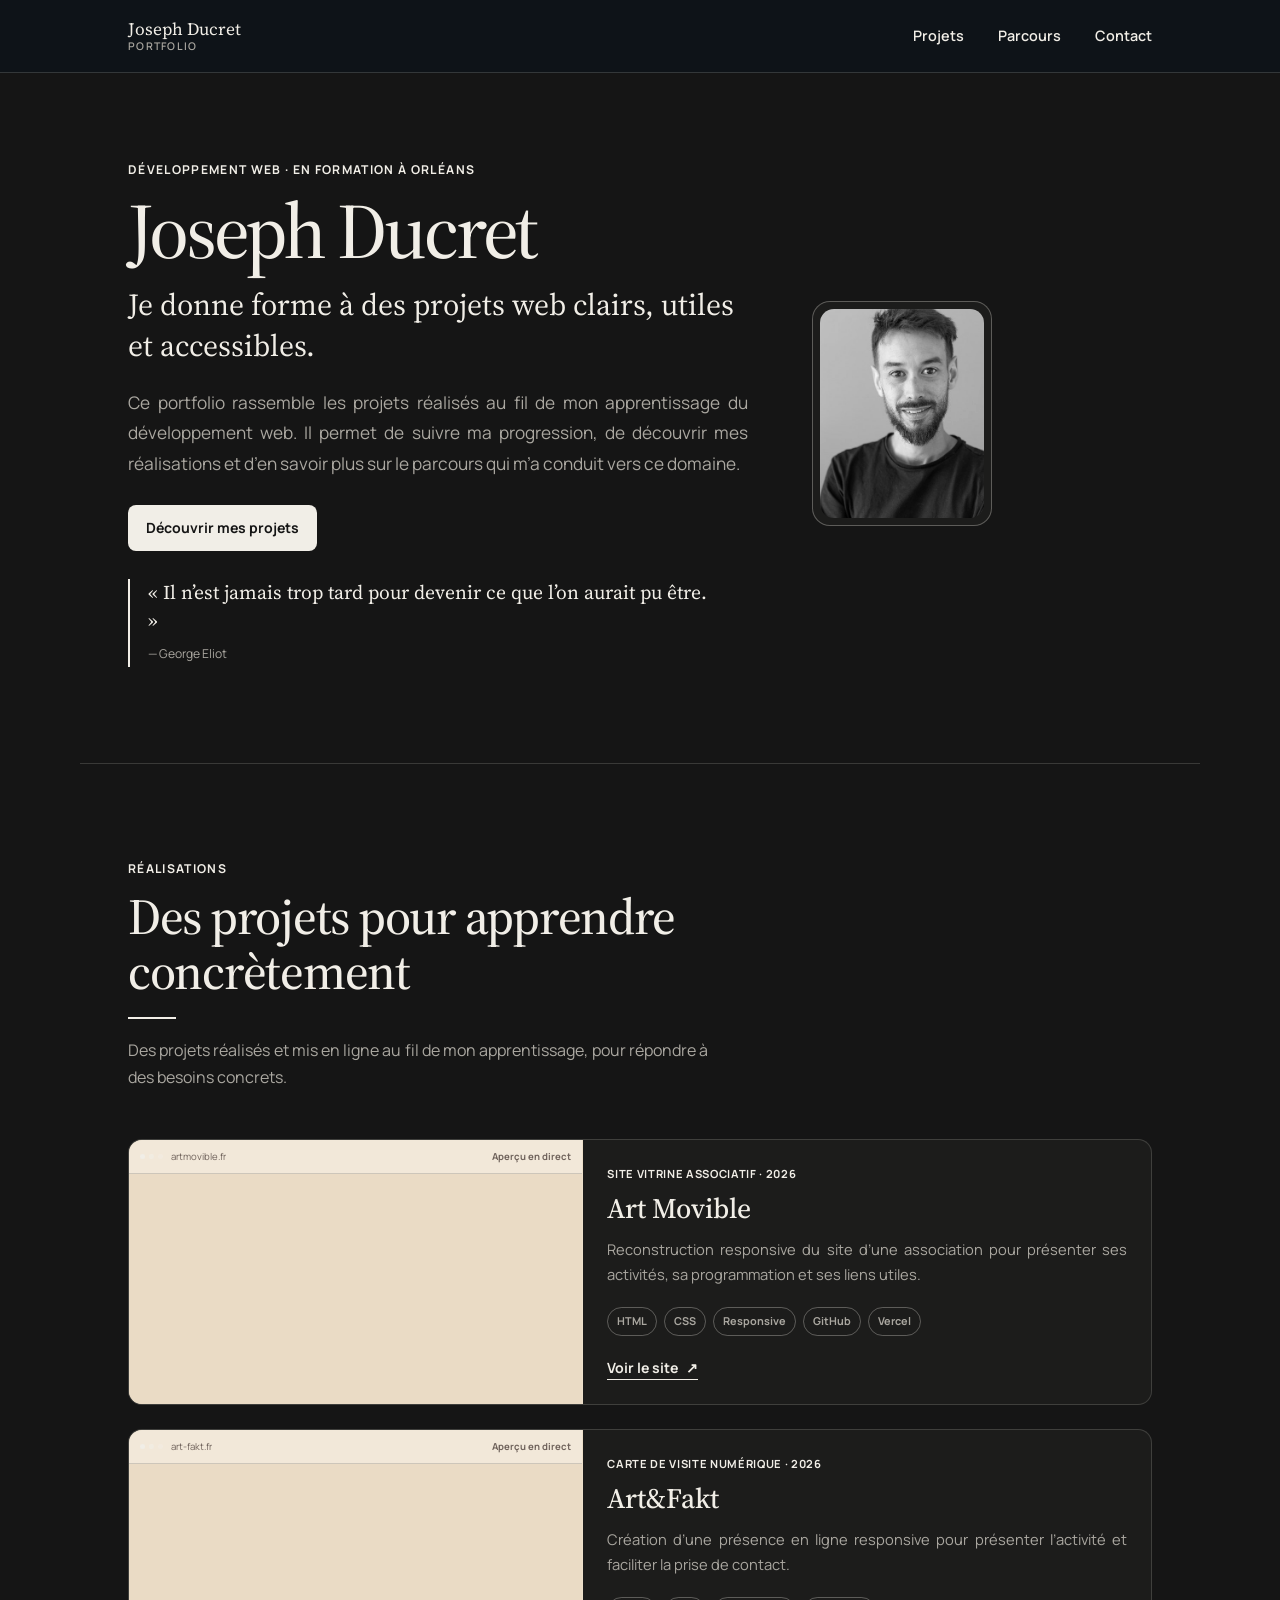
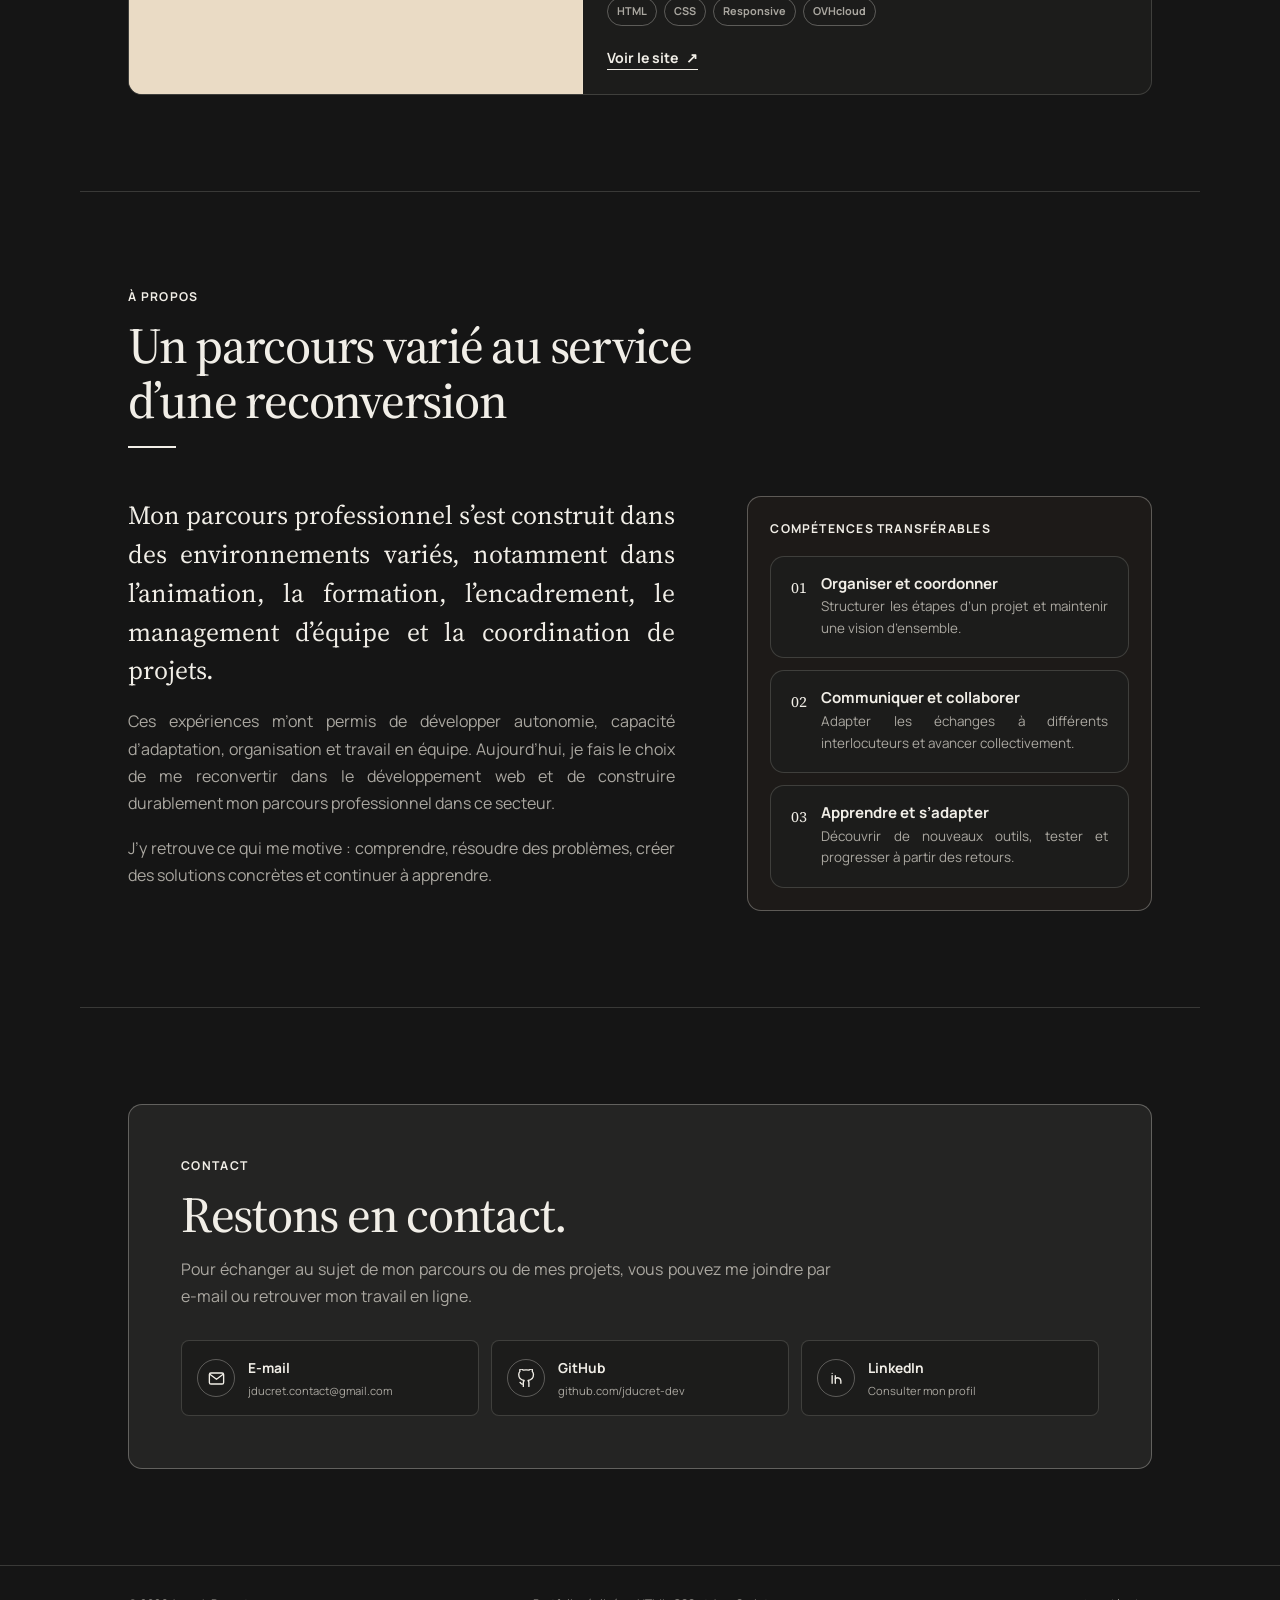
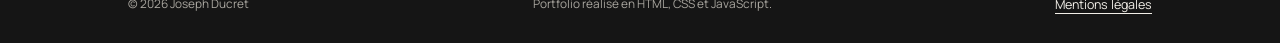
<file: index.html>
<!DOCTYPE html>
<html lang="fr">

<head>
    <meta charset="UTF-8">
    <meta name="viewport" content="width=device-width, initial-scale=1.0">
    <meta name="description"
          content="Portfolio de Joseph Ducret, développeur web en formation à Orléans : projets, parcours et contact.">
    <meta name="theme-color" content="#0f1419">
    <meta property="og:title" content="Joseph Ducret | Portfolio développement web">
    <meta property="og:description"
          content="Découvrez mes projets web, ma progression et le parcours qui accompagne ma reconversion.">
    <meta property="og:type" content="website">
    <meta property="og:url" content="https://portfolio-joseph-ducret.vercel.app/">
    <title>Joseph Ducret | Portfolio développement web</title>
    <link rel="stylesheet" href="style.css">
    <script src="script.js" defer></script>
</head>

<body id="top">
<a class="skip-link" href="#contenu">Aller au contenu</a>

<header class="site-header">
    <div class="nav-shell">
        <a class="brand" href="#top" aria-label="Retour en haut de la page">
            <span class="brand-name">Joseph Ducret</span>
            <span class="brand-label">Portfolio</span>
        </a>

        <button class="menu-button" type="button" aria-expanded="false" aria-controls="navigation-principale">
            <span class="menu-button-label">Menu</span>
            <span class="menu-button-icon" aria-hidden="true"></span>
        </button>

        <nav class="site-nav" id="navigation-principale" aria-label="Navigation principale">
            <ul class="nav-list">
                <li><a href="#projets">Projets</a></li>
                <li><a href="#parcours">Parcours</a></li>
                <li><a href="#contact">Contact</a></li>
            </ul>
        </nav>
    </div>
</header>

<main id="contenu">
    <section class="hero" aria-labelledby="titre-principal">
        <div class="hero-grid">
            <div class="hero-content">
                <p class="eyebrow">Développement web · En formation à Orléans</p>
                <h1 id="titre-principal">Joseph Ducret</h1>

                <p class="hero-tagline">
                    Je donne forme à des projets web clairs, utiles et accessibles.
                </p>

                <p class="hero-intro">
                    Ce portfolio rassemble les projets réalisés au fil de mon apprentissage du développement web.
                    Il permet de suivre ma progression, de découvrir mes réalisations et d’en savoir plus sur le
                    parcours qui m’a conduit vers ce domaine.
                </p>

                <a class="button button-primary" href="#projets">Découvrir mes projets</a>

                <!-- Pour masquer la citation plus tard, ajouter la classe "is-hidden" au blockquote. -->
                <blockquote class="hero-quote">
                    <p>« Il n’est jamais trop tard pour devenir ce que l’on aurait pu être. »</p>
                    <cite>— George Eliot</cite>
                </blockquote>
            </div>

            <figure class="portrait-frame">
                <img class="portrait" src="assets/images/photo-joseph-ducret.png"
                     alt="Portrait de Joseph Ducret" width="440" height="550">
            </figure>
        </div>
    </section>

    <section class="section projects-section" id="projets" aria-labelledby="titre-projets">
        <header class="section-heading section-heading-wide">
            <p class="eyebrow">Réalisations</p>
            <h2 id="titre-projets">Des projets pour apprendre concrètement</h2>
            <p>
                Des projets réalisés et mis en ligne au fil de mon apprentissage,
                pour répondre à des besoins concrets.
            </p>
        </header>

        <div class="project-list">
            <article class="project-card">
                <div class="project-browser">
                    <div class="browser-bar" aria-hidden="true">
                        <span class="browser-dots"></span>
                        <span class="browser-address">artmovible.fr</span>
                        <span class="browser-live">Aperçu en direct</span>
                    </div>
                    <div class="project-preview">
                        <iframe src="https://www.artmovible.fr/" title="Aperçu du site Art Movible"
                                loading="lazy" tabindex="-1" aria-hidden="true"></iframe>
                        <a class="preview-overlay" href="https://www.artmovible.fr/" target="_blank"
                           rel="noopener noreferrer"
                           aria-label="Ouvrir le site Art Movible dans un nouvel onglet"></a>
                    </div>
                </div>

                <div class="project-content">
                    <p class="project-meta">Site vitrine associatif · 2026</p>
                    <h3>Art Movible</h3>
                    <p>
                        Reconstruction responsive du site d’une association pour présenter ses activités,
                        sa programmation et ses liens utiles.
                    </p>
                    <ul class="tag-list" aria-label="Technologies utilisées pour Art Movible">
                        <li>HTML</li>
                        <li>CSS</li>
                        <li>Responsive</li>
                        <li>GitHub</li>
                        <li>Vercel</li>
                    </ul>
                    <a class="text-link" href="https://www.artmovible.fr/" target="_blank"
                       rel="noopener noreferrer">Voir le site <span aria-hidden="true">↗</span></a>
                </div>
            </article>

            <article class="project-card">
                <div class="project-browser">
                    <div class="browser-bar" aria-hidden="true">
                        <span class="browser-dots"></span>
                        <span class="browser-address">art-fakt.fr</span>
                        <span class="browser-live">Aperçu en direct</span>
                    </div>
                    <div class="project-preview">
                        <iframe src="https://art-fakt.fr/" title="Aperçu du site Art&amp;Fakt"
                                loading="lazy" tabindex="-1" aria-hidden="true"></iframe>
                        <a class="preview-overlay" href="https://art-fakt.fr/" target="_blank"
                           rel="noopener noreferrer"
                           aria-label="Ouvrir le site Art&amp;Fakt dans un nouvel onglet"></a>
                    </div>
                </div>

                <div class="project-content">
                    <p class="project-meta">Carte de visite numérique · 2026</p>
                    <h3>Art&amp;Fakt</h3>
                    <p>
                        Création d’une présence en ligne responsive pour présenter l’activité et faciliter
                        la prise de contact.
                    </p>
                    <ul class="tag-list" aria-label="Technologies utilisées pour Art&amp;Fakt">
                        <li>HTML</li>
                        <li>CSS</li>
                        <li>Responsive</li>
                        <li>OVHcloud</li>
                    </ul>
                    <a class="text-link" href="https://art-fakt.fr/" target="_blank"
                       rel="noopener noreferrer">Voir le site <span aria-hidden="true">↗</span></a>
                </div>
            </article>
        </div>
    </section>

    <section class="section" id="parcours" aria-labelledby="titre-parcours">
        <header class="section-heading section-heading-wide">
            <p class="eyebrow">À propos</p>
            <h2 id="titre-parcours">Un parcours varié au service d’une reconversion</h2>
        </header>

        <div class="path-grid">
            <div class="about-content">
                <p class="about-lead">
                    Mon parcours professionnel s’est construit dans des environnements variés, notamment dans
                    l’animation, la formation, l’encadrement, le management d’équipe et la coordination de projets.
                </p>
                <p>
                    Ces expériences m’ont permis de développer autonomie, capacité d’adaptation, organisation et
                    travail en équipe. Aujourd’hui, je fais le choix de me reconvertir dans le développement web et
                    de construire durablement mon parcours professionnel dans ce secteur.
                </p>
                <p>
                    J’y retrouve ce qui me motive&nbsp;: comprendre, résoudre des problèmes, créer des solutions
                    concrètes et continuer à apprendre.
                </p>
            </div>
    <div class="transferable-skills">
        <p class="transferable-title">Compétences transférables</p>
            <ul class="transferable-list" aria-label="Compétences transversales">
                <li>
                    <span class="transferable-number" aria-hidden="true">01</span>
                    <div>
                        <h3>Organiser et coordonner</h3>
                        <p>Structurer les étapes d’un projet et maintenir une vision d’ensemble.</p>
                    </div>
                </li>
                <li>
                    <span class="transferable-number" aria-hidden="true">02</span>
                    <div>
                        <h3>Communiquer et collaborer</h3>
                        <p>Adapter les échanges à différents interlocuteurs et avancer collectivement.</p>
                    </div>
                </li>
                <li>
                    <span class="transferable-number" aria-hidden="true">03</span>
                    <div>
                        <h3>Apprendre et s’adapter</h3>
                        <p>Découvrir de nouveaux outils, tester et progresser à partir des retours.</p>
                    </div>
                </li>
            </ul>
        </div>
        </div>
    </section>

    <section class="section contact-section" id="contact" aria-labelledby="titre-contact">
        <div class="contact-panel">
            <div class="contact-copy">
                <p class="eyebrow">Contact</p>
                <h2 id="titre-contact">Restons en contact.</h2>
                <p>
                    Pour échanger au sujet de mon parcours ou de mes projets, vous pouvez me joindre par e-mail
                    ou retrouver mon travail en ligne.
                </p>
            </div>

            <div class="contact-links">
                <a class="contact-link" href="mailto:jducret.contact@gmail.com">
                        <span class="contact-icon" aria-hidden="true">
                            <svg viewBox="0 0 24 24" focusable="false">
                                <rect x="3" y="5" width="18" height="14" rx="2"></rect>
                                <path d="m4 7 8 6 8-6"></path>
                            </svg>
                        </span>
                    <span>
                            <strong>E-mail</strong>
                            <small>jducret.contact@gmail.com</small>
                        </span>
                </a>

                <a class="contact-link" href="https://github.com/jducret-dev" target="_blank"
                   rel="noopener noreferrer">
                        <span class="contact-icon" aria-hidden="true">
                            <svg viewBox="0 0 24 24" focusable="false">
                                <path d="M15 22v-4a4.8 4.8 0 0 0-1-3.5c3.3-.4 6.8-1.6 6.8-7.4A5.8 5.8 0 0 0 19.3 3 5.4 5.4 0 0 0 19.1 0S17.9-.4 15 1.5a13.4 13.4 0 0 0-7 0C5.1-.4 3.9 0 3.9 0A5.4 5.4 0 0 0 3.7 3a5.8 5.8 0 0 0-1.5 4.1c0 5.8 3.5 7 6.8 7.4A4.8 4.8 0 0 0 8 18v4"></path>
                                <path d="M8 19c-3 .9-3-1.5-4.2-2"></path>
                            </svg>
                        </span>
                    <span>
                            <strong>GitHub</strong>
                            <small>github.com/jducret-dev</small>
                        </span>
                </a>

                <a class="contact-link"
                   href="https://www.linkedin.com/in/joseph-ducret-0b2b6988/"
                   target="_blank"
                   rel="noopener noreferrer"
                   aria-label="Consulter mon profil LinkedIn">

    <span class="contact-icon" aria-hidden="true">
        <svg viewBox="0 0 24 24">
            <path d="M6.5 8.5V18"></path>
            <path d="M6.5 5.5v.01"></path>
            <path d="M10.5 18v-9.5"></path>
            <path d="M10.5 12.5a4 4 0 0 1 7 2.5v3"></path>
        </svg>
    </span>

                    <span>
        <strong>LinkedIn</strong>
        <small>Consulter mon profil</small>
    </span>
                </a>
            </div>
        </div>
    </section>
</main>

<footer class="site-footer">
    <div class="footer-inner">
        <p>&copy; 2026 Joseph Ducret</p>
        <p>Portfolio réalisé en HTML, CSS et JavaScript.</p>
        <a href="mentions-legales.html">Mentions légales</a>
    </div>
</footer>
</body>

</html>
</file>
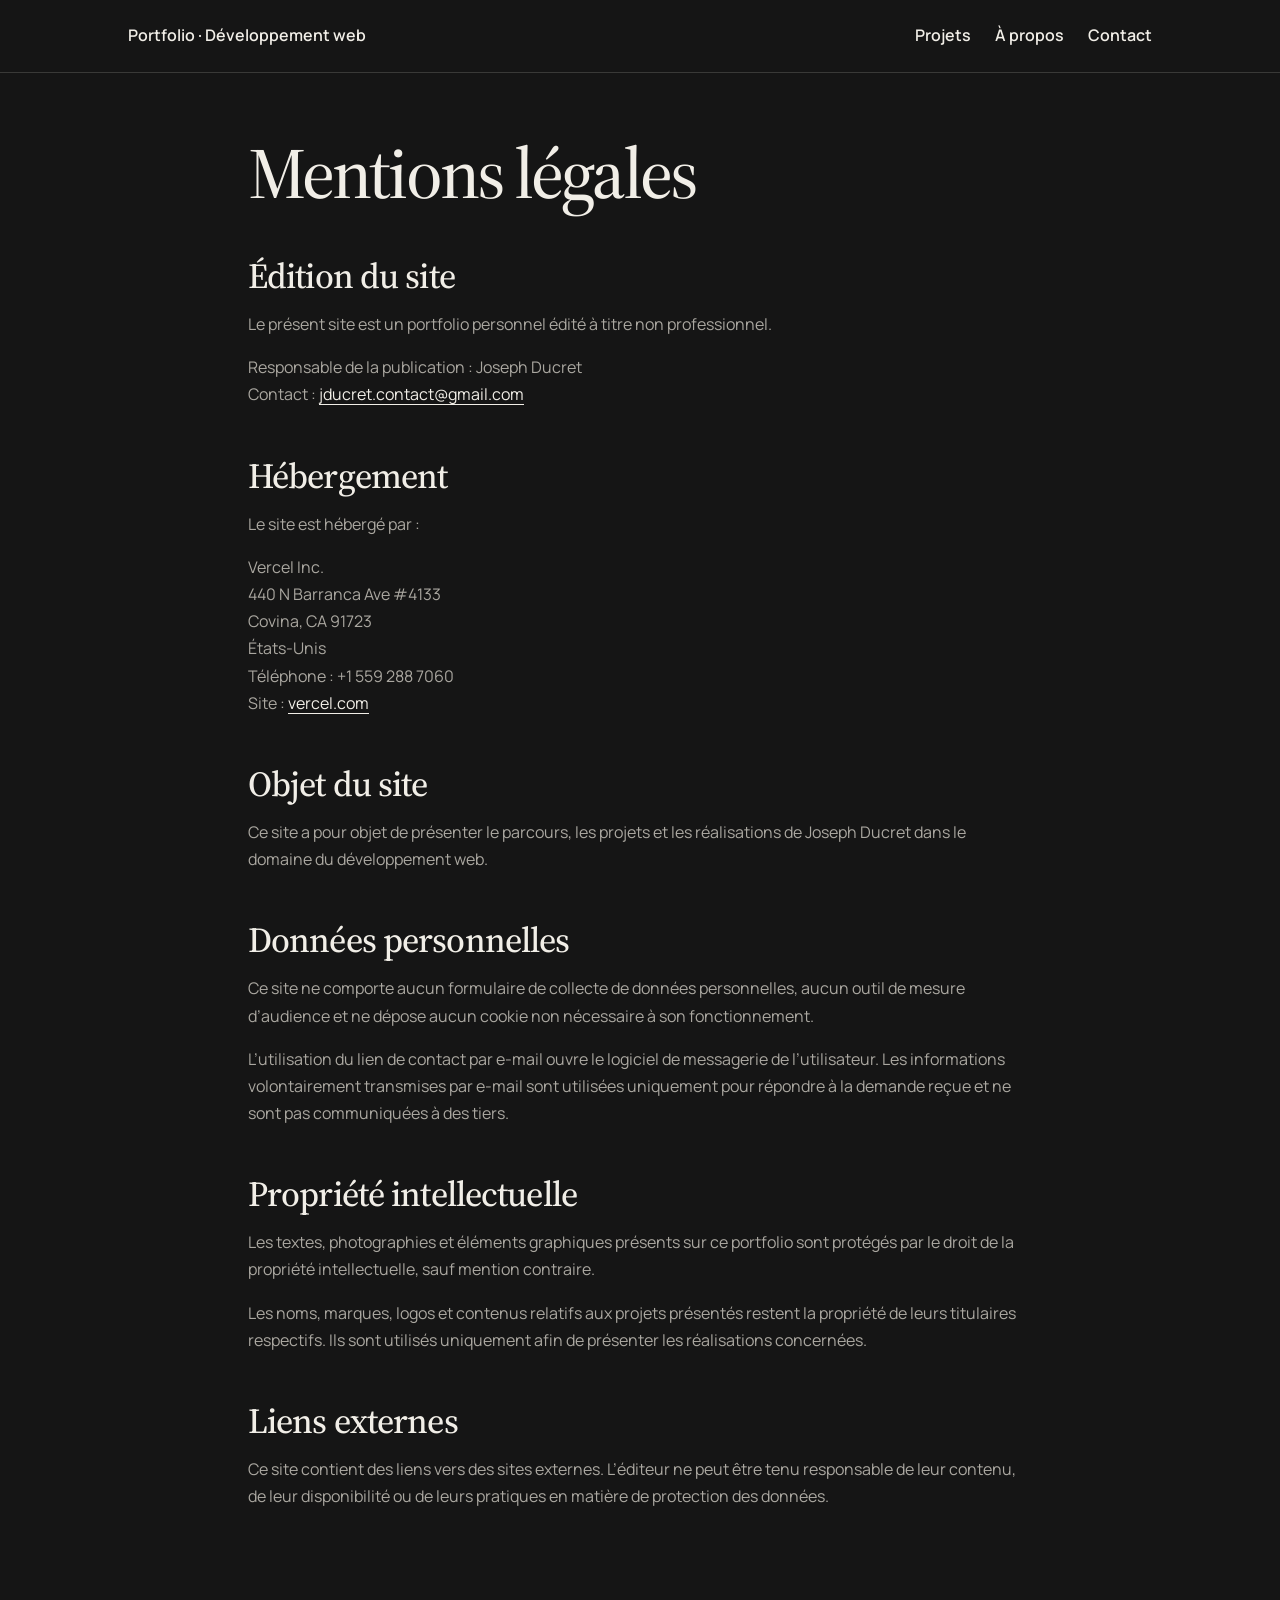
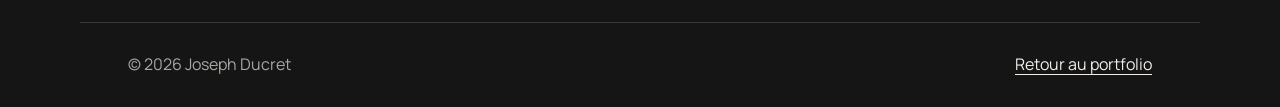
<file: mentions-legales.html>
<!DOCTYPE html>
<html lang="fr">

<head>
    <meta charset="UTF-8">
    <meta name="viewport" content="width=device-width, initial-scale=1.0">
    <meta name="description" content="Mentions légales du portfolio personnel de Joseph Ducret.">
    <title>Mentions légales | Joseph Ducret</title>
    <link rel="stylesheet" href="style.css">
</head>

<body id="top">
    <header>
        <nav>
            <a href="index.html">Portfolio · Développement web</a>

            <ul>
                <li><a href="index.html#projets">Projets</a></li>
                <li><a href="index.html#a-propos">À propos</a></li>
                <li><a href="index.html#contact">Contact</a></li>
            </ul>
        </nav>
    </header>

    <main>
        <section class="page-legale">
            <h1>Mentions légales</h1>

            <h2>Édition du site</h2>

            <p>
                Le présent site est un portfolio personnel édité à titre non professionnel.
            </p>

            <p>
                Responsable de la publication : Joseph Ducret<br>
                Contact :
                <a href="mailto:jducret.contact@gmail.com">
                    jducret.contact@gmail.com
                </a>
            </p>

            <h2>Hébergement</h2>

            <p>
                Le site est hébergé par :
            </p>

            <address>
                Vercel Inc.<br>
                440 N Barranca Ave #4133<br>
                Covina, CA 91723<br>
                États-Unis<br>
                Téléphone : +1 559 288 7060<br>
                Site :
                <a href="https://vercel.com/"
                   target="_blank"
                   rel="noopener noreferrer">
                    vercel.com
                </a>
            </address>

            <h2>Objet du site</h2>

            <p>
                Ce site a pour objet de présenter le parcours, les projets et les réalisations
                de Joseph Ducret dans le domaine du développement web.
            </p>

            <h2>Données personnelles</h2>

            <p>
                Ce site ne comporte aucun formulaire de collecte de données personnelles,
                aucun outil de mesure d’audience et ne dépose aucun cookie non nécessaire
                à son fonctionnement.
            </p>

            <p>
                L’utilisation du lien de contact par e-mail ouvre le logiciel de messagerie
                de l’utilisateur. Les informations volontairement transmises par e-mail sont
                utilisées uniquement pour répondre à la demande reçue et ne sont pas
                communiquées à des tiers.
            </p>

            <h2>Propriété intellectuelle</h2>

            <p>
                Les textes, photographies et éléments graphiques présents sur ce portfolio
                sont protégés par le droit de la propriété intellectuelle, sauf mention
                contraire.
            </p>

            <p>
                Les noms, marques, logos et contenus relatifs aux projets présentés restent
                la propriété de leurs titulaires respectifs. Ils sont utilisés uniquement
                afin de présenter les réalisations concernées.
            </p>

            <h2>Liens externes</h2>

            <p>
                Ce site contient des liens vers des sites externes. L’éditeur ne peut être
                tenu responsable de leur contenu, de leur disponibilité ou de leurs pratiques
                en matière de protection des données.
            </p>
        </section>
    </main>

    <footer>
        <p>&copy; 2026 Joseph Ducret</p>
        <a href="index.html">Retour au portfolio</a>
    </footer>
</body>

</html>
</file>
<file: style.css>
/* ==========================================================
   1. Polices et variables
   ========================================================== */

@font-face {
    font-family: "Manrope";
    src: url("assets/font/manrope-variable.ttf") format("truetype");
    font-style: normal;
    font-weight: 300 800;
    font-display: swap;
}

@font-face {
    font-family: "Source Serif 4";
    src: url("assets/font/source-serif-4-variable.ttf") format("truetype");
    font-style: normal;
    font-weight: 400 700;
    font-display: swap;
}

:root {
    --color-background: #151515;
    --color-surface: #1c1c1b;
    --color-surface-light: #242423;

    --color-text: #f1eee7;
    --color-muted: #aaa7a0;

    --color-accent: #f1eee7;
    --color-accent-light: #ffffff;

    --color-border: rgba(241, 238, 231, 0.16);
    --color-border-strong: rgba(241, 238, 231, 0.30);

    --font-body: "Manrope", Arial, sans-serif;
    --font-heading: "Source Serif 4", Georgia, serif;

    --page-width: 1120px;
    --page-padding: clamp(20px, 4vw, 48px);
    --section-space: clamp(64px, 8vw, 96px);

    --radius-small: 8px;
    --radius-medium: 14px;
}

/* ==========================================================
   2. Base commune
   ========================================================== */

*,
*::before,
*::after {
    box-sizing: border-box;
}

html {
    scroll-behavior: smooth;
}

body {
    margin: 0;
    overflow-x: hidden;
    background: var(--color-background);
    color: var(--color-text);
    font-family: var(--font-body);
    font-size: 16px;
    line-height: 1.7;
    text-rendering: optimizeLegibility;
}

img {
    display: block;
    max-width: 100%;
}

a {
    color: inherit;
}

button,
a {
    -webkit-tap-highlight-color: transparent;
}

:focus-visible {
    outline: 3px solid var(--color-accent);
    outline-offset: 4px;
}

h1,
h2,
h3,
p,
figure,
blockquote {
    margin-top: 0;
}

h1,
h2,
h3 {
    color: var(--color-text);
    font-family: var(--font-heading);
    font-weight: 500;
}

h2 {
    margin-bottom: 18px;
    font-size: clamp(2rem, 4vw, 3.15rem);
    line-height: 1.08;
    letter-spacing: -0.025em;
}

h3 {
    margin-bottom: 12px;
    font-size: clamp(1.45rem, 2.2vw, 1.85rem);
    line-height: 1.18;
}

p {
    color: var(--color-muted);
}

.hero-intro,
.section-heading > p:last-child,
.project-content > p:not(.project-meta),
.about-content p,
.transferable-list p,
.contact-copy > p:last-child {
    text-align: justify;
    text-justify: inter-word;
    hyphens: auto;
    -webkit-hyphens: auto;
}

.is-hidden {
    display: none !important;
}

.skip-link {
    position: fixed;
    top: 12px;
    left: 12px;
    z-index: 100;
    padding: 10px 14px;
    transform: translateY(-160%);
    border-radius: var(--radius-small);
    background: var(--color-text);
    color: var(--color-background);
    font-weight: 700;
    text-decoration: none;
}

.skip-link:focus {
    transform: translateY(0);
}

.eyebrow {
    margin-bottom: 13px;
    color: var(--color-accent);
    font-size: 0.76rem;
    font-weight: 700;
    letter-spacing: 0.11em;
    line-height: 1.45;
    text-transform: uppercase;
}

/* ==========================================================
   3. En-tête et navigation
   ========================================================== */

.site-header {
    position: sticky;
    top: 0;
    z-index: 20;
    border-bottom: 1px solid var(--color-border);
    background: rgba(15, 20, 25, 0.93);
    backdrop-filter: blur(14px);
}

.nav-shell {
    position: relative;
    display: flex;
    width: min(100%, var(--page-width));
    min-height: 72px;
    margin-inline: auto;
    padding-inline: var(--page-padding);
    align-items: center;
    justify-content: space-between;
    gap: 32px;
}

.brand {
    display: inline-flex;
    flex-direction: column;
    color: var(--color-text);
    line-height: 1.2;
    text-decoration: none;
}

.brand-name {
    font-family: var(--font-heading);
    font-size: 1.08rem;
}

.brand-label {
    color: var(--color-muted);
    font-size: 0.66rem;
    font-weight: 600;
    letter-spacing: 0.12em;
    text-transform: uppercase;
}

.site-nav {
    margin-left: auto;
}

.nav-list {
    display: flex;
    margin: 0;
    padding: 0;
    align-items: center;
    gap: clamp(18px, 3vw, 34px);
    list-style: none;
}

.nav-list a {
    position: relative;
    padding-block: 8px;
    color: var(--color-text);
    font-size: 0.9rem;
    font-weight: 600;
    text-decoration: none;
}

.nav-list a::after {
    content: "";
    position: absolute;
    right: 0;
    bottom: 2px;
    left: 0;
    height: 2px;
    transform: scaleX(0);
    transform-origin: right;
    background: var(--color-accent);
    transition: transform 180ms ease;
}

.nav-list a:hover::after,
.nav-list a:focus-visible::after {
    transform: scaleX(1);
    transform-origin: left;
}

.menu-button {
    display: none;
    border: 0;
    background: transparent;
    color: var(--color-text);
    font: inherit;
    font-size: 0.9rem;
    font-weight: 700;
    cursor: pointer;
}

.menu-button-icon {
    position: relative;
    display: block;
    width: 22px;
    height: 2px;
    background: currentColor;
}

.menu-button-icon::before,
.menu-button-icon::after {
    content: "";
    position: absolute;
    left: 0;
    width: 22px;
    height: 2px;
    background: currentColor;
}

.menu-button-icon::before {
    top: -7px;
}

.menu-button-icon::after {
    top: 7px;
}

/* ==========================================================
   4. Introduction
   ========================================================== */

.hero,
.section {
    width: min(100%, var(--page-width));
    margin-inline: auto;
    padding-inline: var(--page-padding);
}

.hero {
    padding-top: clamp(52px, 8vw, 88px);
    padding-bottom: var(--section-space);
}

.hero-grid {
    display: grid;
    align-items: center;
    gap: clamp(36px, 7vw, 76px);
}

.hero-content {
    max-width: 680px;
}

h1 {
    margin-bottom: 14px;
    font-size: clamp(3rem, 6.5vw, 4.9rem);
    line-height: 1;
    letter-spacing: -0.04em;
}

.hero-tagline {
    max-width: 630px;
    margin-bottom: 22px;
    color: var(--color-text);
    font-family: var(--font-heading);
    font-size: clamp(1.35rem, 2.5vw, 1.9rem);
    line-height: 1.35;
}

.hero-intro {
    max-width: 650px;
    margin-bottom: 26px;
    font-size: clamp(0.98rem, 1.4vw, 1.08rem);
    line-height: 1.75;
}

.button {
    display: inline-flex;
    min-height: 46px;
    padding: 10px 17px;
    align-items: center;
    justify-content: center;
    gap: 8px;
    border: 1px solid transparent;
    border-radius: var(--radius-small);
    font-size: 0.88rem;
    font-weight: 700;
    line-height: 1.35;
    text-decoration: none;
    transition: background-color 160ms ease, color 160ms ease, transform 160ms ease;
}

.button:hover {
    transform: translateY(-2px);
}

.button-primary {
    background: var(--color-accent);
    color: var(--color-background);
}

.button-primary:hover {
    background: var(--color-accent-light);
}

.hero-quote {
    max-width: 590px;
    margin: 28px 0 0;
    padding-left: 18px;
    border-left: 2px solid var(--color-accent);
}

.hero-quote p {
    margin-bottom: 4px;
    color: var(--color-text);
    font-family: var(--font-heading);
    font-size: clamp(1.02rem, 1.7vw, 1.22rem);
    line-height: 1.45;
}

.hero-quote cite {
    color: var(--color-muted);
    font-size: 0.76rem;
    font-style: normal;
}

.portrait-frame {
    width: min(52vw, 190px);
    aspect-ratio: 4 / 5;
    margin: 0 auto;
    padding: 7px;
    overflow: hidden;
    border: 1px solid var(--color-border-strong);
    border-radius: calc(var(--radius-medium) + 4px);
    background: var(--color-surface);
}

.portrait {
    width: 100%;
    height: 100%;
    object-fit: cover;
    object-position: center 20%;
    border-radius: var(--radius-medium);
    filter: grayscale(100%) contrast(1.06);
}

/* ==========================================================
   5. Structure des sections
   ========================================================== */

.section {
    padding-top: var(--section-space);
    padding-bottom: var(--section-space);
    border-top: 1px solid var(--color-border);
    scroll-margin-top: 72px;
}

.section-heading {
    max-width: 650px;
    margin-bottom: clamp(32px, 5vw, 48px);
}

.section-heading > p:last-child {
    max-width: 580px;
    margin-bottom: 0;
}

.section-heading h2::after {
    content: "";
    display: block;
    width: 48px;
    height: 2px;
    margin-top: 18px;
    background: var(--color-accent);
}

/* ==========================================================
   6. Projets
   ========================================================== */

.project-list {
    display: grid;
    gap: 24px;
}

.project-card {
    display: grid;
    overflow: hidden;
    border: 1px solid var(--color-border);
    border-radius: var(--radius-medium);
    background: var(--color-surface);
}

.project-browser {
    overflow: hidden;
    border-bottom: 1px solid var(--color-border);
    background: #eadbc5;
}

.browser-bar {
    display: flex;
    height: 34px;
    padding-inline: 11px;
    align-items: center;
    gap: 10px;
    border-bottom: 1px solid rgba(15, 20, 25, 0.16);
    background: #f2e8d9;
    color: #6f625b;
    font-size: 0.6rem;
}

.browser-dots,
.browser-dots::before,
.browser-dots::after {
    width: 5px;
    height: 5px;
    border-radius: 50%;
    background: var(--color-accent);
}

.browser-dots {
    position: relative;
    display: block;
    margin-right: 16px;
}

.browser-dots::before,
.browser-dots::after {
    content: "";
    position: absolute;
    top: 0;
}

.browser-dots::before {
    left: 9px;
    opacity: 0.65;
}

.browser-dots::after {
    left: 18px;
    opacity: 0.35;
}

.browser-address {
    overflow: hidden;
    text-overflow: ellipsis;
    white-space: nowrap;
}

.browser-live {
    margin-left: auto;
    font-weight: 700;
}

.project-preview {
    position: relative;
    aspect-ratio: 16 / 8.5;
    overflow: hidden;
    background: #eadbc5;
}

.project-preview iframe {
    width: 400%;
    height: 400%;
    border: 0;
    transform: scale(0.25);
    transform-origin: top left;
    scrollbar-width: none;
    pointer-events: none;
}

.preview-overlay {
    position: absolute;
    inset: 0;
}

.preview-overlay:hover {
    background: rgba(201, 130, 107, 0.07);
}

.preview-overlay:focus-visible {
    outline-offset: -5px;
}

.project-content {
    display: flex;
    padding: 24px;
    flex-direction: column;
}

.project-meta {
    margin-bottom: 8px;
    color: var(--color-accent);
    font-size: 0.7rem;
    font-weight: 700;
    letter-spacing: 0.06em;
    text-transform: uppercase;
}

.project-content > p:not(.project-meta) {
    margin-bottom: 18px;
    font-size: 0.92rem;
}

.tag-list {
    display: flex;
    flex-wrap: wrap;
    margin: auto 0 20px;
    padding: 0;
    gap: 7px;
    list-style: none;
}

.tag-list li {
    padding: 4px 9px;
    border: 1px solid var(--color-border-strong);
    border-radius: 999px;
    color: var(--color-muted);
    font-size: 0.68rem;
    font-weight: 700;
}

.text-link {
    display: inline-flex;
    width: fit-content;
    align-items: center;
    gap: 8px;
    border-bottom: 1px solid var(--color-accent);
    color: var(--color-text);
    font-size: 0.88rem;
    font-weight: 700;
    text-decoration: none;
    transition: color 160ms ease;
}

.text-link:hover {
    color: var(--color-accent);
}

/* ==========================================================
   7. Parcours et compétences transversales
   ========================================================== */

.path-grid {
    display: grid;
    gap: clamp(32px, 6vw, 72px);
}

.about-content {
    max-width: 690px;
}

.about-content p {
    margin-bottom: 18px;
}

.about-content p:last-child {
    margin-bottom: 0;
}

.about-lead {
    color: var(--color-text);
    font-family: var(--font-heading);
    font-size: clamp(1.25rem, 2.2vw, 1.62rem);
    line-height: 1.5;
}
.transferable-skills {
    padding: 22px;
    border: 1px solid var(--color-border-strong);
    border-radius: var(--radius-medium);
    background: rgba(201, 130, 107, 0.05);
}

.transferable-title {
    margin-bottom: 16px;
    color: var(--color-accent);
    font-size: 0.76rem;
    font-weight: 700;
    letter-spacing: 0.1em;
    text-transform: uppercase;
}

.transferable-list {
    display: grid;
    margin: 0;
    padding: 0;
    gap: 12px;
    list-style: none;
}

.transferable-list li {
    display: grid;
    padding: 18px 20px;
    grid-template-columns: auto minmax(0, 1fr);
    gap: 14px;
    border: 1px solid var(--color-border);
    border-radius: var(--radius-medium);
    background: var(--color-surface);
}

.transferable-number {
    color: var(--color-accent);
    font-family: var(--font-heading);
    font-size: 0.95rem;
}

.transferable-list h3 {
    margin-bottom: 4px;
    font-family: var(--font-body);
    font-size: 0.94rem;
    font-weight: 700;
}

.transferable-list p {
    margin-bottom: 0;
    font-size: 0.84rem;
    line-height: 1.6;
}

/* ==========================================================
   8. Contact et pied de page
   ========================================================== */

.contact-panel {
    padding: clamp(28px, 5vw, 52px);
    border: 1px solid var(--color-border-strong);
    border-radius: var(--radius-medium);
    background: var(--color-surface-light);
}

.contact-copy {
    max-width: 650px;
    margin-bottom: 30px;
}

.contact-copy h2 {
    margin-bottom: 14px;
}

.contact-copy > p:last-child {
    margin-bottom: 0;
}

.contact-links {
    display: grid;
    gap: 12px;
}

.contact-link {
    display: flex;
    min-width: 0;
    padding: 15px;
    align-items: center;
    gap: 13px;
    border: 1px solid var(--color-border);
    border-radius: var(--radius-small);
    background: var(--color-surface);
    color: var(--color-text);
    text-decoration: none;
    transition: border-color 160ms ease, transform 160ms ease;
}

a.contact-link:hover {
    transform: translateY(-2px);
    border-color: var(--color-accent);
}

.contact-icon {
    display: grid;
    width: 38px;
    height: 38px;
    flex: 0 0 38px;
    place-items: center;
    border: 1px solid var(--color-border-strong);
    border-radius: 50%;
    color: var(--color-accent);
}

.contact-icon svg {
    width: 19px;
    height: 19px;
    fill: none;
    stroke: currentColor;
    stroke-width: 1.7;
    stroke-linecap: round;
    stroke-linejoin: round;
}

.contact-link > span:last-child {
    min-width: 0;
}

.contact-link strong,
.contact-link small {
    display: block;
}

.contact-link strong {
    margin-bottom: 1px;
    font-size: 0.86rem;
}

.contact-link small {
    overflow: hidden;
    color: var(--color-muted);
    font-size: 0.7rem;
    text-overflow: ellipsis;
    white-space: nowrap;
}

.contact-link-pending {
    opacity: 0.58;
}

.site-footer {
    border-top: 1px solid var(--color-border);
}

.footer-inner {
    display: flex;
    width: min(100%, var(--page-width));
    margin-inline: auto;
    padding: 28px var(--page-padding);
    align-items: center;
    justify-content: space-between;
    flex-wrap: wrap;
    gap: 12px 24px;
}

.footer-inner p {
    margin: 0;
    font-size: 0.74rem;
}

.footer-inner a {
    color: var(--color-accent);
    font-size: 0.78rem;
    text-underline-offset: 4px;
}

.footer-inner a:hover {
    color: var(--color-text);
}

/* ==========================================================
   9. Pages légales déjà présentes dans le projet
   ========================================================== */

.page-legale {
    width: min(100%, 880px);
    margin-inline: auto;
    padding: 64px var(--page-padding) 96px;
}

.page-legale h1 {
    font-size: clamp(2.5rem, 6vw, 4.5rem);
}

.page-legale h2 {
    margin-top: 48px;
    margin-bottom: 16px;
    font-size: clamp(1.6rem, 4vw, 2.2rem);
}

.page-legale address {
    color: var(--color-muted);
    font-style: normal;
}

.page-legale a,
body > footer:not(.site-footer) a {
    color: var(--color-accent);
    text-underline-offset: 4px;
}

body > header:not(.site-header) {
    border-bottom: 1px solid var(--color-border);
    background: var(--color-background);
}

body > header:not(.site-header) nav {
    display: flex;
    width: min(100%, var(--page-width));
    min-height: 72px;
    margin-inline: auto;
    padding-inline: var(--page-padding);
    align-items: center;
    justify-content: space-between;
    gap: 24px;
}

body > header:not(.site-header) nav ul {
    display: flex;
    margin: 0;
    padding: 0;
    gap: 24px;
    list-style: none;
}

body > header:not(.site-header) nav a {
    color: var(--color-text);
    font-weight: 600;
    text-decoration: none;
}

body > footer:not(.site-footer) {
    display: flex;
    width: min(100%, var(--page-width));
    margin-inline: auto;
    padding: 28px var(--page-padding);
    justify-content: space-between;
    flex-wrap: wrap;
    gap: 16px;
    border-top: 1px solid var(--color-border);
}

body > footer:not(.site-footer) p {
    margin: 0;
}

/* ==========================================================
   10. Tablette et ordinateur
   ========================================================== */

@media (min-width: 720px) {
    .hero-grid {
        grid-template-columns: minmax(0, 620px) 180px;
        justify-content: start;
        gap: clamp(40px, 5vw, 64px);
    }

    .portrait-frame {
        width: 180px;
        margin: 0;
    }

    .contact-links {
        grid-template-columns: repeat(3, minmax(0, 1fr));
    }
}

@media (min-width: 860px) {
    .project-list {
        grid-template-columns: 1fr;
    }

    .project-card {
        grid-template-columns: minmax(260px, 0.8fr) minmax(0, 1fr);
    }

    .project-browser {
        border-right: 1px solid var(--color-border);
        border-bottom: 0;
    }

    .project-preview {
        height: 230px;
        aspect-ratio: auto;
    }

    .path-grid {
        grid-template-columns: minmax(0, 1.15fr) minmax(300px, 0.85fr);
        align-items: start;
    }
}

/* ==========================================================
   11. Mobile
   ========================================================== */

@media (max-width: 719px) {
    .nav-shell {
        min-height: 66px;
    }

    .js .menu-button {
        display: inline-flex;
        padding: 10px 0 10px 10px;
        align-items: center;
        gap: 10px;
    }

    .js .site-nav {
        position: absolute;
        top: calc(100% + 1px);
        right: 0;
        left: 0;
        display: none;
        padding: 10px var(--page-padding) 18px;
        border-bottom: 1px solid var(--color-border);
        background: var(--color-background);
    }

    .js .site-nav.is-open {
        display: block;
    }

    .nav-list {
        flex-wrap: wrap;
        justify-content: flex-end;
    }

    .js .nav-list {
        display: grid;
        gap: 0;
    }

    .js .nav-list a {
        display: block;
        padding-block: 12px;
        border-bottom: 1px solid var(--color-border);
    }

    .js .nav-list li:last-child a {
        border-bottom: 0;
    }

    .hero {
        padding-top: 46px;
    }

    .hero-grid {
        gap: 34px;
    }

    .portrait-frame {
        width: min(52vw, 190px);
    }

    .browser-live {
        display: none;
    }

    .footer-inner {
        align-items: flex-start;
        flex-direction: column;
    }
}

@media (max-width: 420px) {
    .button {
        width: 100%;
    }

    .project-content {
        padding: 20px;
    }

    .contact-panel {
        padding: 24px 18px;
    }
}

/* Respecte le réglage système des personnes sensibles aux animations. */
@media (prefers-reduced-motion: reduce) {
    html {
        scroll-behavior: auto;
    }

    *,
    *::before,
    *::after {
        transition-duration: 0.01ms !important;
        scroll-behavior: auto !important;
    }
}
</file>
